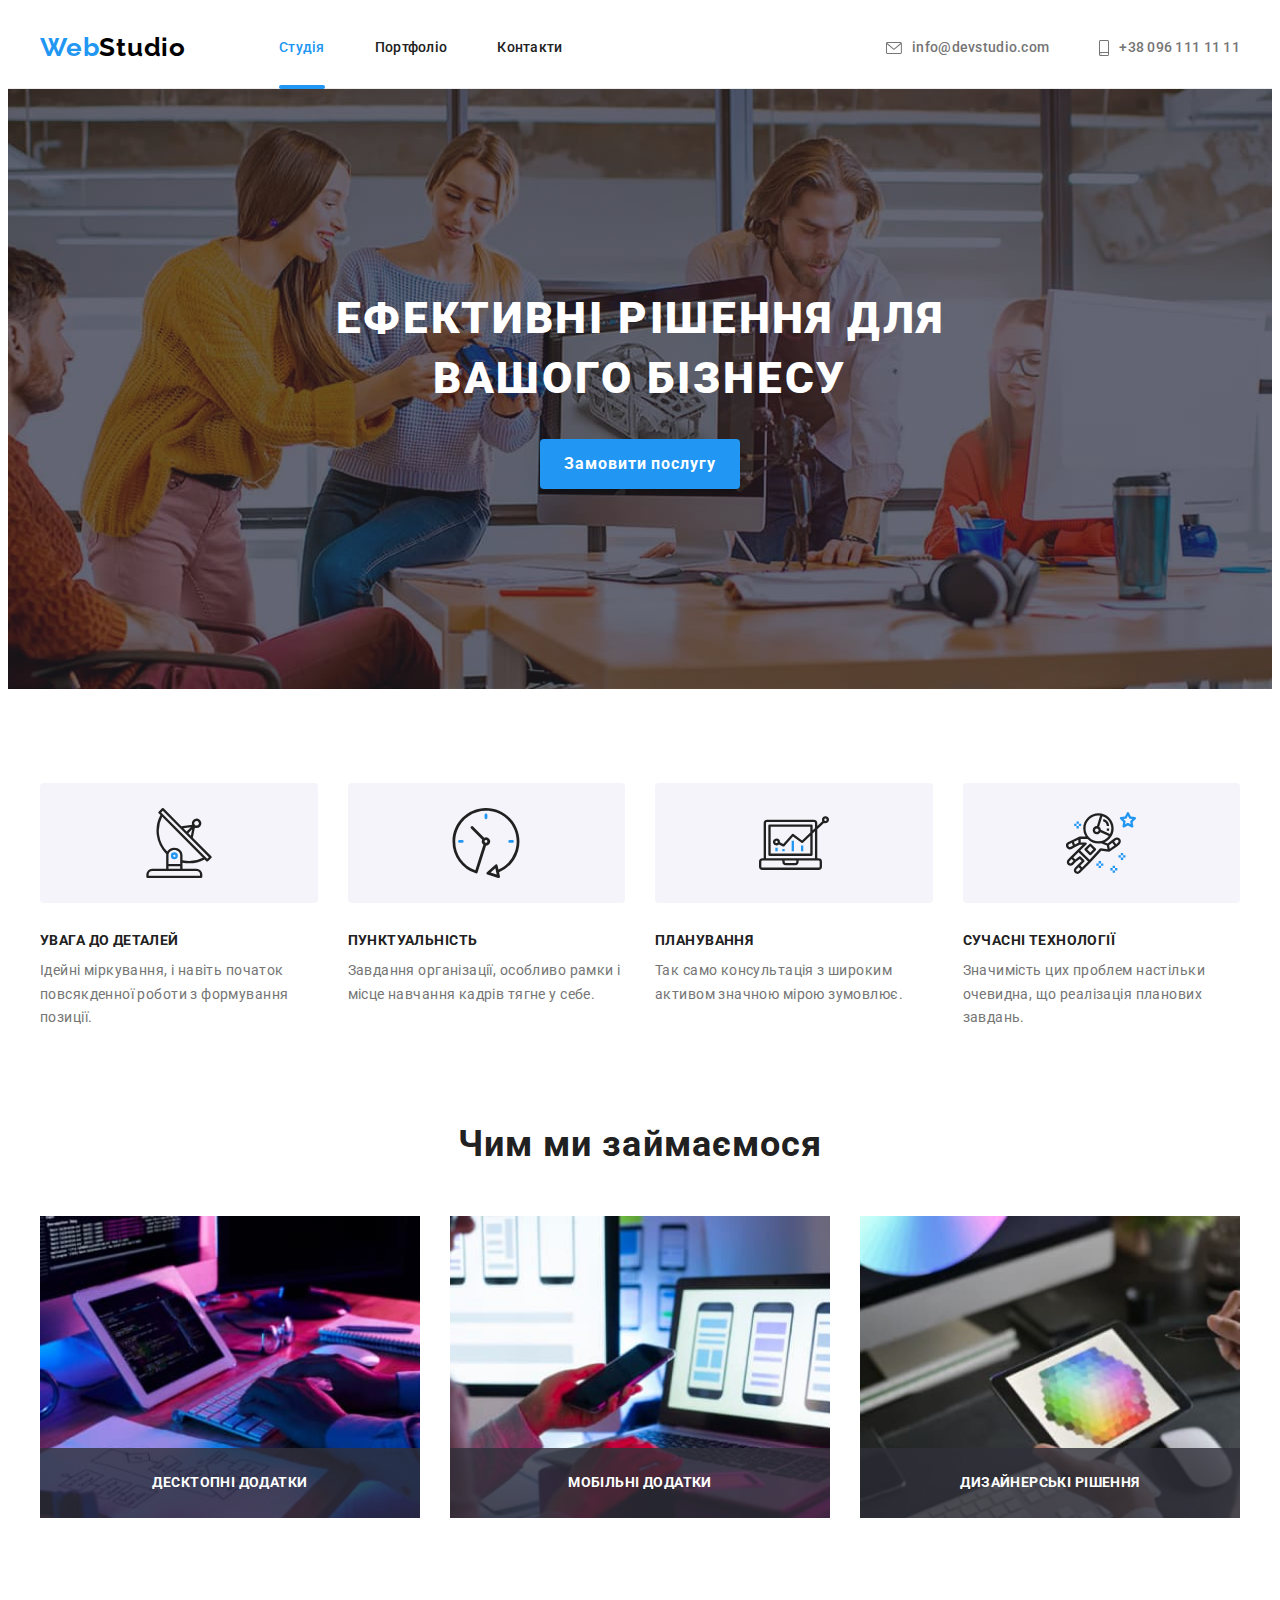
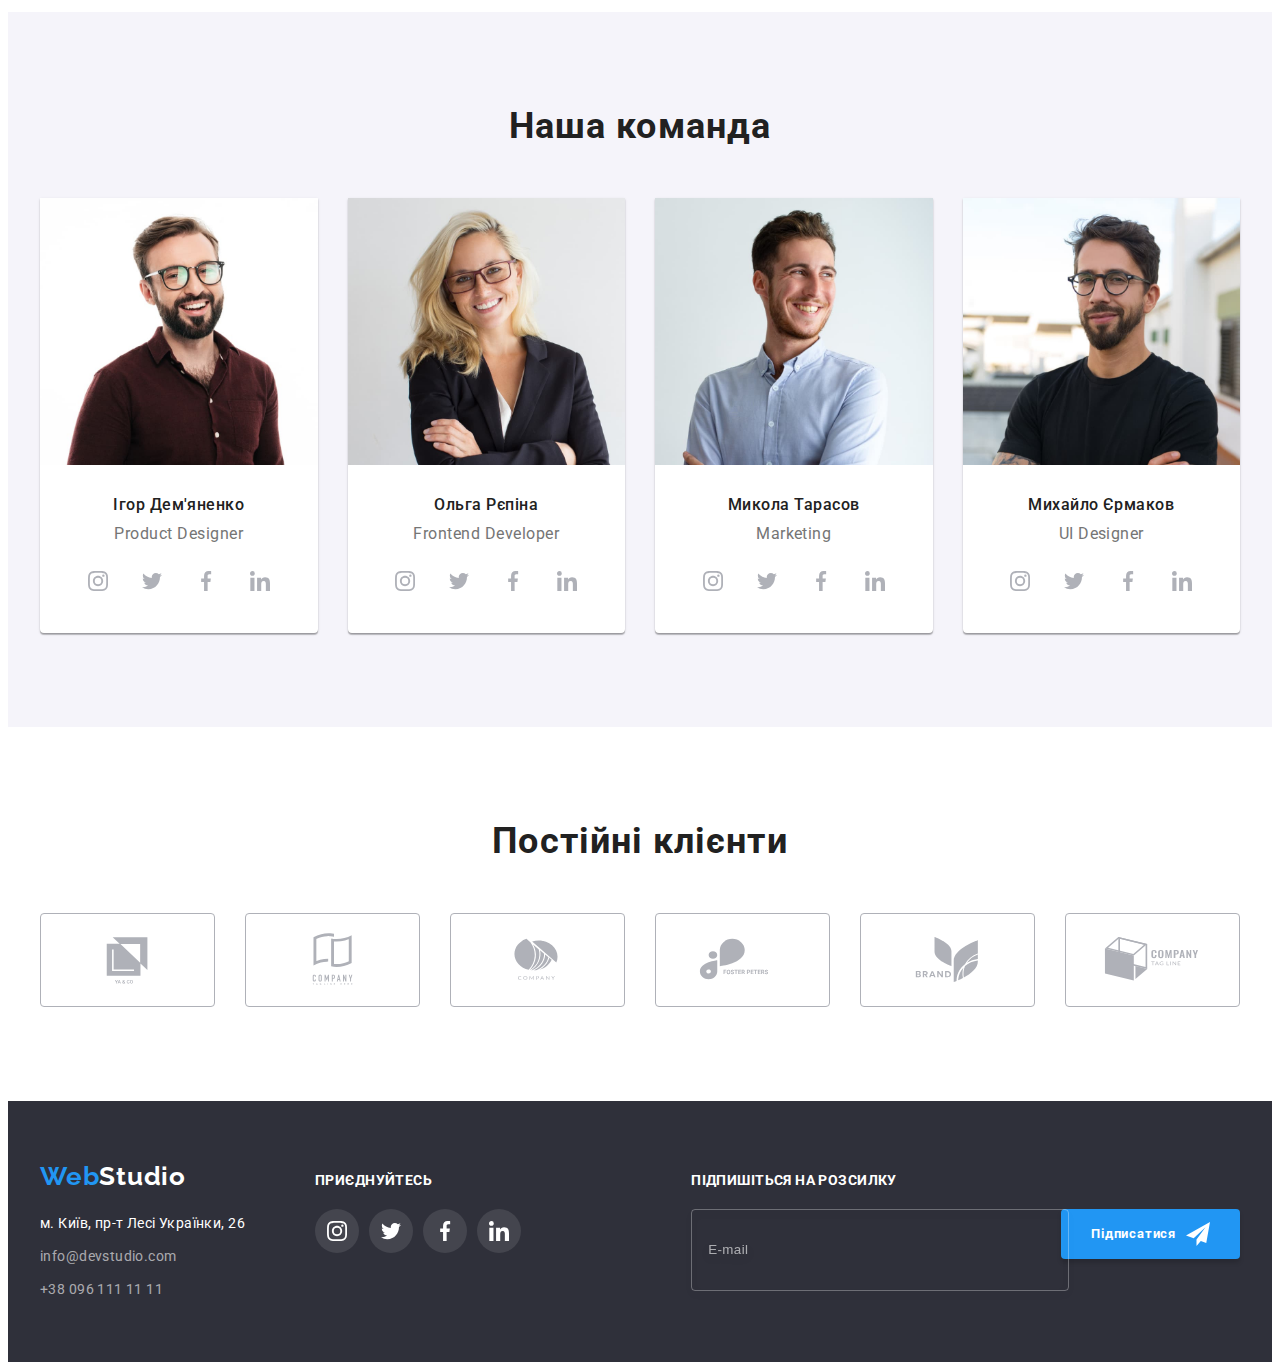
<file: index.html>
<!DOCTYPE html>
<html lang="uk">
  <head>
    <meta charset="UTF-8" />
    <meta http-equiv="X-UA-Compatible" content="IE=edge" />
    <meta name="viewport" content="width=device-width, initial-scale=1.0" />
    <title>Студія</title>
    <link rel="preconnect" href="https://fonts.googleapis.com" />
    <link rel="preconnect" href="https://fonts.gstatic.com" crossorigin />
    <link
      href="https://fonts.googleapis.com/css2?family=Raleway:wght@700&family=Roboto:wght@400;500;700;900&display=swap"
      rel="stylesheet"
    />
    <link
      rel="stylesheet"
      href="https://cdnjs.cloudflare.com/ajax/libs/modern-normalize/1.1.0/modern-normalize.min.css"
      integrity="sha512-wpPYUAdjBVSE4KJnH1VR1HeZfpl1ub8YT/NKx4PuQ5NmX2tKuGu6U/JRp5y+Y8XG2tV+wKQpNHVUX03MfMFn9Q=="
      crossorigin="anonymous"
      referrerpolicy="no-referrer"
    />
    <link rel="stylesheet" href="./css/main.min.css" />
  </head>
  <body>
    <header class="header">
      <div class="header__container container">
        <a href="./index.html" lang="en" class="logo logo--top"
          >Web<span class="logo--dark">Studio</span></a
        >
        <nav class="navigation">
          <ul class="navigation__list list">
            <li class="navigation__item">
              <a
                href="./index.html"
                class="navigation__link navigation__link--active"
                >Студія</a
              >
            </li>
            <li class="navigation__item">
              <a href="./portfolio.html" class="navigation__link">Портфоліо</a>
            </li>
            <li class="navigation__item">
              <a href="#contacts" class="navigation__link">Контакти</a>
            </li>
          </ul>
        </nav>
        <ul class="connects list">
          <li class="connects__item">
            <a href="mailto:info@devstudio.com" class="connects__link connects__link--mail">
              <svg class="connects__icon--mail">
                <use href="./images/icons.svg#icon-mail"></use>
              </svg>
              <p>info@devstudio.com</p></a
            >
          </li>
          <li class="connects__item">
            <a href="tel:+380961111111" class="connects__link connects__link--tel">
              <svg class="connects__icon--tel">
                <use href="./images/icons.svg#icon-smartphone"></use>
              </svg>
              <p>+38 096 111 11 11</p>
            </a>
          </li>
        </ul>
        <button type="button" class="menu__btn" data-menu-open>
          <svg id="menu" width="24" height="16">
            <use href="./images/icons.svg#icon-menu"></use>
          </svg>
        </button>
        <div class="menu is-hidden" data-menu>
          <div class="menu__container">
            <div class="menu--top">
              <button type="button" class="menu__btn--close" data-menu-close>
                <svg class="menu__icon--close">
                  <use href="./images/icons.svg#icon-close"></use>
                </svg>
              </button>
              <nav class="menu__nav">
                <ul class="menu__list list">
                  <li class="menu__item">
                    <a href="./index.html" class="menu__link menu__link--active"
                      >Студія</a
                    >
                  </li>
                  <li class="menu__item">
                    <a href="./portfolio.html" class="menu__link">Портфоліо</a>
                  </li>
                  <li class="menu__item">
                    <a href="#" class="menu__link">Контакти</a>
                  </li>
                </ul>
              </nav>
            </div>

            <div class="menu--bottom">
              <div class="menu__connect">
                <ul class="menu__connects list">
                  <li class="menu__tel">
                    <a href="tel:+380961111111" class="menu__link--tel">
                      <p>+38 096 111 11 11</p>
                    </a>
                  </li>
                  <li class="menu__mail">
                    <a
                      href="mailto:info@devstudio.com"
                      class="menu__link--mail"
                    >
                      <p>info@devstudio.com</p></a
                    >
                  </li>
                </ul>
              </div>
              <ul class="menu__list--soc list">
                <li class="menu__item--soc">
                  <a
                    href=""
                    class="menu__link--soc link"
                    target="_blank"
                    rel="noopener noreferrer nofollow"
                    >Instagram</a
                  >
                </li>
                <li class="menu__item--soc">
                  <a
                    href=""
                    class="menu__link--soc link"
                    target="_blank"
                    rel="noopener noreferrer nofollow"
                    >Twitter</a
                  >
                </li>
                <li class="menu__item--soc">
                  <a
                    href=""
                    class="menu__link--soc link"
                    target="_blank"
                    rel="noopener noreferrer nofollow"
                    >Facebook</a
                  >
                </li>
                <li class="menu__item--soc">
                  <a
                    href=""
                    class="menu__link--soc link"
                    target="_blank"
                    rel="noopener noreferrer nofollow"
                    >LinkedIn</a
                  >
                </li>
              </ul>
            </div>
          </div>
        </div>
      </div>
    </header>
    <main>
      <!-- Замовити послугу -->
      <section class="hero">
        <div class="container hero-container">
          <h1 class="hero__title">Ефективні рішення для  <br> вашого бізнесу</h1>
          <button type="button" class="hero__btn" data-modal-open>
            Замовити послугу
          </button>
        </div>
      </section>
      <!-- Особливості -->
      <section class="benefits section">
        <div class="container">
          <h2 class="visually-hidden">Особливості</h2>
          <ul class="benefits-list list">
            <li class="benefits-item">
              <div class="benefits-item-icon-block">
                <svg class="benefits-item-icon">
                  <use href="./images/icons.svg#icon-antenna"></use>
                </svg>
              </div>
              <h3 class="benefits-list-title">Увага до деталей</h3>
              <p class="benefits-list-text">
                Ідейні міркування, і навіть початок повсякденної роботи з
                формування позиції.
              </p>
            </li>
            <li class="benefits-item">
              <div class="benefits-item-icon-block">
                <svg class="benefits-item-icon">
                  <use href="./images/icons.svg#icon-clock"></use>
                </svg>
              </div>
              <h3 class="benefits-list-title">Пунктуальність</h3>
              <p class="benefits-list-text">
                Завдання організації, особливо рамки і місце навчання кадрів
                тягне у себе.
              </p>
            </li>
            <li class="benefits-item">
              <div class="benefits-item-icon-block">
                <svg class="benefits-item-icon">
                  <use href="./images/icons.svg#icon-diagram"></use>
                </svg>
              </div>
              <h3 class="benefits-list-title">Планування</h3>
              <p class="benefits-list-text">
                Так само консультація з широким активом значною мірою зумовлює.
              </p>
            </li>
            <li class="benefits-item">
              <div class="benefits-item-icon-block">
                <svg class="benefits-item-icon">
                  <use href="./images/icons.svg#icon-astronaut"></use>
                </svg>
              </div>
              <h3 class="benefits-list-title">Сучасні технології</h3>
              <p class="benefits-list-text">
                Значимість цих проблем настільки очевидна, що реалізація
                планових завдань.
              </p>
            </li>
          </ul>
        </div>
      </section>
      <!-- Чим ми займаємося -->
      <section class="procedures section">
        <div class="container">
          <h2 class="procedures-title">Чим ми займаємося</h2>
          <ul class="procedures-list list">
            <li class="procedures-item">
              <picture>
                <source
                  srcset="./images/box-1.jpg 1x, ./images/box-1-2x.jpg 2x"
                  media="(min-width:1200px)"
                />
                <img
                  src="./images/box-1.jpg"
                  alt="Чоловік програмує за комп'ютером"
                  width="370"
                  class="procedures-item-pics"
                />
              </picture>
              <div class="procedures-item-overlay">
                <p class="procedures-item-text">Десктопні додатки</p>
              </div>
            </li>
            <li class="procedures-item">
              <picture>
                <source
                  srcset="./images/box-2.jpg 1x, ./images/box-2-2x.jpg 2x"
                  media="(min-width:1200px)"
                />
                <img
                  src="./images/box-2.jpg"
                  alt="Дівчина розробляє макет дизайну мобільного додатку"
                  width="370"
                  class="procedures-item-pics"
                />
              </picture>
              <div class="procedures-item-overlay">
                <p class="procedures-item-text">Мобільні додатки</p>
              </div>
            </li>
            <li class="procedures-item">
              <picture>
                <source
                  srcset="./images/box-3.jpg 1x, ./images/box-3-2x.jpg 2x"
                  media="(min-width:1200px)"
                />
                <img
                  src="./images/box-3.jpg"
                  alt="Чоловік дивиться в палітру кольорів на планшеті"
                  width="370"
                  class="procedures-item-pics"
                />
              </picture>
              <div class="procedures-item-overlay">
                <p class="procedures-item-text">Дизайнерські рішення</p>
              </div>
            </li>
          </ul>
        </div>
      </section>
      <!-- Наша команда -->
      <section class="team section">
        <div class="container">
          <h2 class="team-title">Наша команда</h2>
          <ul class="team-list list">
            <li class="team-list-item">
              <picture>
                <source
                  srcset="./images/pd.jpg 1x, ./images/pd-2x.jpg 2x"
                  media="(min-width:1200px)"
                />
                <source
                  srcset="./images/pd-tab.jpg 1x, ./images/pd-tab-2x.jpg 2x"
                  media="(min-width:768px)"
                />
                <source
                  srcset="./images/pd-mob.jpg 1x, ./images/pd-mob-2x.jpg 2x"
                  media="(max-width:767px)"
                />
                <img
                  src="./images/pd-mob.jpg"
                  alt="Ігор Дем'яненко"
                  width="270"
                />
              </picture>

              <div class="team-worker">
                <h3 class="team-list-name">Ігор Дем'яненко</h3>
                <p lang="en" class="team-list-work">Product Designer</p>
                <ul class="team-list-soc list">
                  <li class="team-list-soc-item">
                    <a href="" class="team-list-soc-link link">
                      <svg class="soc-link-icon">
                        <use href="./images/icons.svg#icon-instagram"></use>
                      </svg>
                    </a>
                  </li>
                  <li class="team-list-soc-item">
                    <a href="" class="team-list-soc-link link">
                      <svg class="soc-link-icon">
                        <use href="./images/icons.svg#icon-twitter"></use>
                      </svg>
                    </a>
                  </li>
                  <li class="team-list-soc-item">
                    <a href="" class="team-list-soc-link link">
                      <svg class="soc-link-icon">
                        <use href="./images/icons.svg#icon-facebook"></use>
                      </svg>
                    </a>
                  </li>
                  <li class="team-list-soc-item">
                    <a href="" class="team-list-soc-link link">
                      <svg class="soc-link-icon">
                        <use href="./images/icons.svg#icon-linkedin"></use>
                      </svg>
                    </a>
                  </li>
                </ul>
              </div>
            </li>
            <li class="team-list-item">
              <picture>
                <source
                  srcset="./images/fd.jpg 1x, ./images/fd-2x.jpg 2x"
                  media="(min-width:1200px)"
                />
                <source
                  srcset="./images/fd-tab.jpg 1x, ./images/fd-tab-2x.jpg 2x"
                  media="(min-width:768px)"
                />
                <source
                  srcset="./images/fd-mob.jpg 1x, ./images/fd-mob-2x.jpg 2x"
                  media="(max-width:767px)"
                />
                <img src="./images/fd-mob.jpg" alt="Ольга Рєпіна" width="270" />
              </picture>

              <div class="team-worker">
                <h3 class="team-list-name">Ольга Рєпіна</h3>
                <p lang="en" class="team-list-work">Frontend Developer</p>
                <ul class="team-list-soc list">
                  <li class="team-list-soc-item">
                    <a href="" class="team-list-soc-link link">
                      <svg class="soc-link-icon">
                        <use href="./images/icons.svg#icon-instagram"></use>
                      </svg>
                    </a>
                  </li>
                  <li class="team-list-soc-item">
                    <a href="" class="team-list-soc-link link">
                      <svg class="soc-link-icon">
                        <use href="./images/icons.svg#icon-twitter"></use>
                      </svg>
                    </a>
                  </li>
                  <li class="team-list-soc-item">
                    <a href="" class="team-list-soc-link link">
                      <svg class="soc-link-icon">
                        <use href="./images/icons.svg#icon-facebook"></use>
                      </svg>
                    </a>
                  </li>
                  <li class="team-list-soc-item">
                    <a href="" class="team-list-soc-link link">
                      <svg class="soc-link-icon">
                        <use href="./images/icons.svg#icon-linkedin"></use>
                      </svg>
                    </a>
                  </li>
                </ul>
              </div>
            </li>
            <li class="team-list-item">
              <picture>
                <source
                  srcset="
                    ./images/marketing.jpg    1x,
                    ./images/marketing-2x.jpg 2x
                  "
                  media="(min-width:1200px)"
                />
                <source
                  srcset="
                    ./images/marketing-tab.jpg    1x,
                    ./images/marketing-tab-2x.jpg 2x
                  "
                  media="(min-width:768px)"
                />
                <source
                  srcset="
                    ./images/marketing-mob.jpg    1x,
                    ./images/marketing-mob-2x.jpg 2x
                  "
                  media="(max-width:767px)"
                />
                <img
                  src="./images/marketing-mob.jpg"
                  alt="Микола Тарасов"
                  width="270"
                />
              </picture>

              <div class="team-worker">
                <h3 class="team-list-name">Микола Тарасов</h3>
                <p lang="en" class="team-list-work">Marketing</p>
                <ul class="team-list-soc list">
                  <li class="team-list-soc-item">
                    <a href="" class="team-list-soc-link link">
                      <svg class="soc-link-icon">
                        <use href="./images/icons.svg#icon-instagram"></use>
                      </svg>
                    </a>
                  </li>
                  <li class="team-list-soc-item">
                    <a href="" class="team-list-soc-link link">
                      <svg class="soc-link-icon">
                        <use href="./images/icons.svg#icon-twitter"></use>
                      </svg>
                    </a>
                  </li>
                  <li class="team-list-soc-item">
                    <a href="" class="team-list-soc-link link">
                      <svg class="soc-link-icon">
                        <use href="./images/icons.svg#icon-facebook"></use>
                      </svg>
                    </a>
                  </li>
                  <li class="team-list-soc-item">
                    <a href="" class="team-list-soc-link link">
                      <svg class="soc-link-icon">
                        <use href="./images/icons.svg#icon-linkedin"></use>
                      </svg>
                    </a>
                  </li>
                </ul>
              </div>
            </li>
            <li class="team-list-item">
              <picture>
                <source
                  srcset="
                    ./images/ui.jpg    1x,
                    ./images/ui-2x.jpg 2x
                  "
                  media="(min-width:1200px)"
                />
                <source
                  srcset="
                    ./images/ui-tab.jpg    1x,
                    ./images/ui-tab-2x.jpg 2x
                  "
                  media="(min-width:768px)"
                />
                <source
                  srcset="
                    ./images/ui-mob.jpg    1x,
                    ./images/ui-mob-2x.jpg 2x
                  "
                  media="(max-width:767px)"
                />
                <img src="./images/ui-mob.jpg" alt="Михайло Єрмаков" width="270" />
              </picture>
              
              <div class="team-worker">
                <h3 class="team-list-name">Михайло Єрмаков</h3>
                <p lang="en" class="team-list-work">UI Designer</p>
                <ul class="team-list-soc list">
                  <li class="team-list-soc-item">
                    <a href="" class="team-list-soc-link link">
                      <svg class="soc-link-icon">
                        <use href="./images/icons.svg#icon-instagram"></use>
                      </svg>
                    </a>
                  </li>
                  <li class="team-list-soc-item">
                    <a href="" class="team-list-soc-link link">
                      <svg class="soc-link-icon">
                        <use href="./images/icons.svg#icon-twitter"></use>
                      </svg>
                    </a>
                  </li>
                  <li class="team-list-soc-item">
                    <a href="" class="team-list-soc-link link">
                      <svg class="soc-link-icon">
                        <use href="./images/icons.svg#icon-facebook"></use>
                      </svg>
                    </a>
                  </li>
                  <li class="team-list-soc-item">
                    <a href="" class="team-list-soc-link link">
                      <svg class="soc-link-icon">
                        <use href="./images/icons.svg#icon-linkedin"></use>
                      </svg>
                    </a>
                  </li>
                </ul>
              </div>
            </li>
          </ul>
        </div>
      </section>
      <!-- Постійні клієнти -->
      <section class="clients section">
        <div class="container">
          <h2 class="clients-title">Постійні клієнти</h2>
          <ul class="clients-list list">
            <li class="clients-item">
              <a href="" class="clients-item-link link">
                <svg class="clients-logo">
                  <use href="./images/icons.svg#icon-ya-co"></use>
                </svg>
              </a>
            </li>
            <li class="clients-item">
              <a href="" class="clients-item-link link">
                <svg class="clients-logo">
                  <use href="./images/icons.svg#icon-tagline"></use>
                </svg>
              </a>
            </li>
            <li class="clients-item">
              <a href="" class="clients-item-link link">
                <svg class="clients-logo">
                  <use href="./images/icons.svg#icon-company"></use>
                </svg>
              </a>
            </li>
            <li class="clients-item">
              <a href="" class="clients-item-link link">
                <svg class="clients-logo">
                  <use href="./images/icons.svg#icon-foster"></use>
                </svg>
              </a>
            </li>
            <li class="clients-item">
              <a href="" class="clients-item-link link">
                <svg class="clients-logo">
                  <use href="./images/icons.svg#icon-brand"></use>
                </svg>
              </a>
            </li>
            <li class="clients-item">
              <a href="" class="clients-item-link link">
                <svg class="clients-logo">
                  <use href="./images/icons.svg#icon-company-tag-line"></use>
                </svg>
              </a>
            </li>
          </ul>
        </div>
      </section>
    </main>
    <footer class="footer">
      <div class="footer__container container">
        <div class="footer__wrap">
          <div class="contacts" id="contacts">
            <a href="./index.html" lang="en" class="logo logo--bottom"
              >Web<span class="logo--light">Studio</span></a
            >
            <address class="address">
              <p class="address__text">м. Київ, пр-т Лесі Українки, 26</p>
              <ul class="contacts__list list">
                <li class="contacts__item">
                  <a href="mailto:info@devstudio.com" class="contacts__link"
                    >info@devstudio.com</a
                  >
                </li>
                <li class="contacts__item">
                  <a href="tel:+380961111111" class="contacts__link"
                    >+38 096 111 11 11</a
                  >
                </li>
              </ul>
            </address>
          </div>
          <div class="social">
            <strong class="social__title">Приєднуйтесь</strong>
            <ul class="social__list list">
              <li class="social__item">
                <a href="" class="social__link link">
                  <svg class="social__icon">
                    <use href="./images/icons.svg#icon-instagram"></use>
                  </svg>
                </a>
              </li>
              <li class="social__item">
                <a href="" class="social__link link">
                  <svg class="social__icon">
                    <use href="./images/icons.svg#icon-twitter"></use>
                  </svg>
                </a>
              </li>
              <li class="social__item">
                <a href="" class="social__link link">
                  <svg class="social__icon">
                    <use href="./images/icons.svg#icon-facebook"></use>
                  </svg>
                </a>
              </li>
              <li class="social__item">
                <a href="" class="social__link link">
                  <svg class="social__icon">
                    <use href="./images/icons.svg#icon-linkedin"></use>
                  </svg>
                </a>
              </li>
            </ul>
          </div>
        </div>
        <div class="subscription">
          <strong class="subscription__title">Підпишіться на розсилку</strong>
          <form class="subscription__form">
            <label class="subscription__label">
              <input
                type="email"
                name="email"
                class="subscription__input"
                placeholder="E-mail"
              />
            </label>
            <button type="submit" class="subscription__btn">
              Підписатися
              <svg id="plane" width="24" height="24">
                <use href="./images/icons.svg#icon-plane"></use>
              </svg>
            </button>
          </form>
        </div>
      </div>
    </footer>
    <!-- Модальне вікно -->
    <div class="backdrop is-hidden" data-modal>
      <div class="modal-window">
        <button type="button" class="modal-window-close" data-modal-close>
          <svg class="icon-close">
            <use href="./images/icons.svg#icon-close"></use>
          </svg>
        </button>
        <p class="modal-text">Залиште свої дані, ми вам передзвонимо</p>
        <form class="modal-form">
          <div class="modal-form-wrap">
            <label class="modal-label">
              Ім'я
              <input type="text" name="name" class="modal-input" />
              <svg class="icon-person icon-modal">
                <use href="./images/icons.svg#icon-person"></use>
              </svg>
            </label>
          </div>
          <div class="modal-form-wrap">
            <label class="modal-label">
              Телефон
              <input type="tel" name="tel" class="modal-input" />
              <svg class="icon-person icon-modal">
                <use href="./images/icons.svg#icon-phone"></use>
              </svg>
            </label>
          </div>
          <div class="modal-form-wrap">
            <label class="modal-label">
              Пошта
              <input type="email" name="email" class="modal-input" />
              <svg class="icon-person icon-modal">
                <use href="./images/icons.svg#icon-modal-mail"></use>
              </svg>
            </label>
          </div>
          <div class="modal-form-wrap">
            <label class="modal-label">
              Коментар
              <textarea
                name="comment"
                cols="30"
                rows="10"
                placeholder="Введіть текст"
                class="modal-comment"
              ></textarea>
            </label>
          </div>
          <div class="modal-form-wrap confirm-wrap">
            <label class="modal-label confirm-label">
              <input
                type="checkbox"
                name="modal-confirm"
                value="agree"
                class="input-confirm visually-hidden"
              />
              <svg class="icon-no-active-checkbox">
                <use href="./images/icons.svg#icon-no-active-checkbox"></use>
              </svg>
              <svg class="icon-check">
                <use href="./images/icons.svg#icon-check"></use>
              </svg>
              Погоджуюся з розсилкою та приймаю
            </label>
            <a href="#" class="link-confirm">Умови договору</a>
          </div>
          <button type="submit" class="btn-modal">Відправити</button>
        </form>
      </div>
    </div>
    <script src="./js/modal.js"></script>
    <script src="./js/menu.js"></script>
  </body>
</html>
</file>
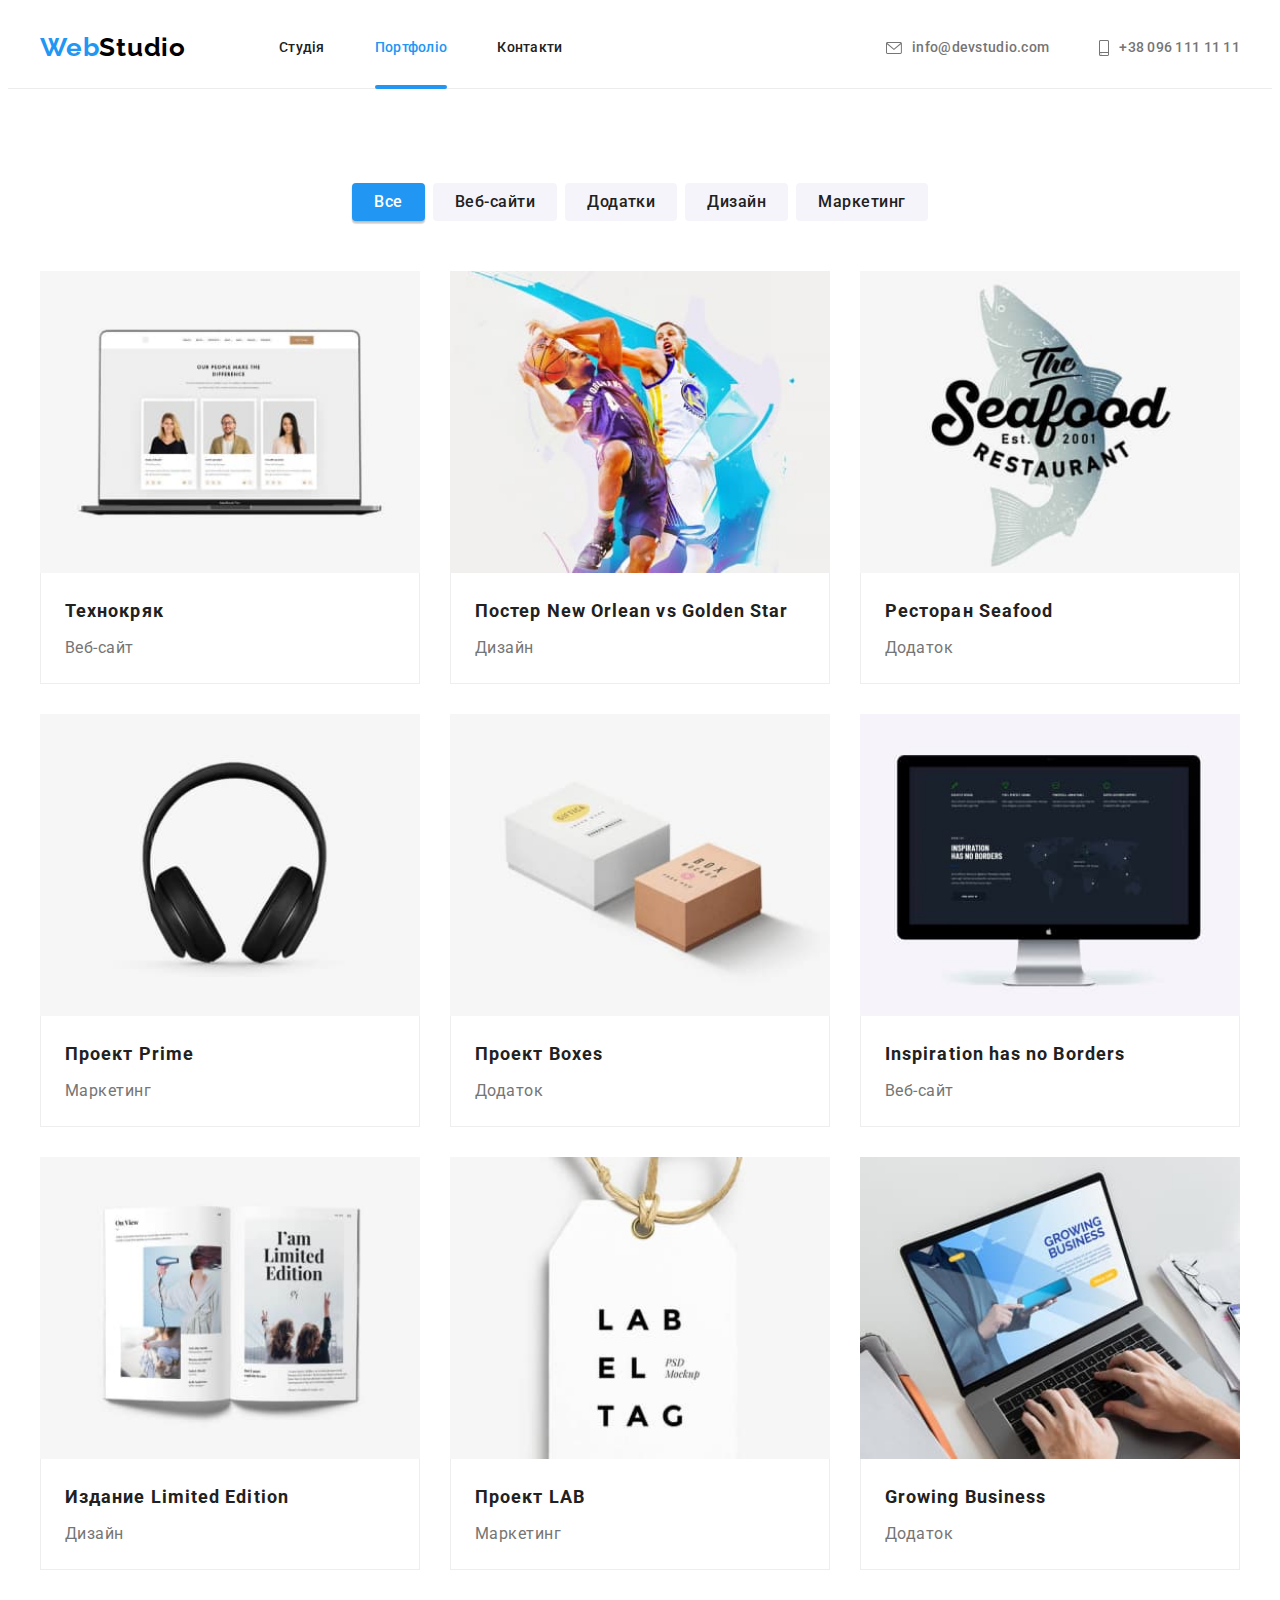
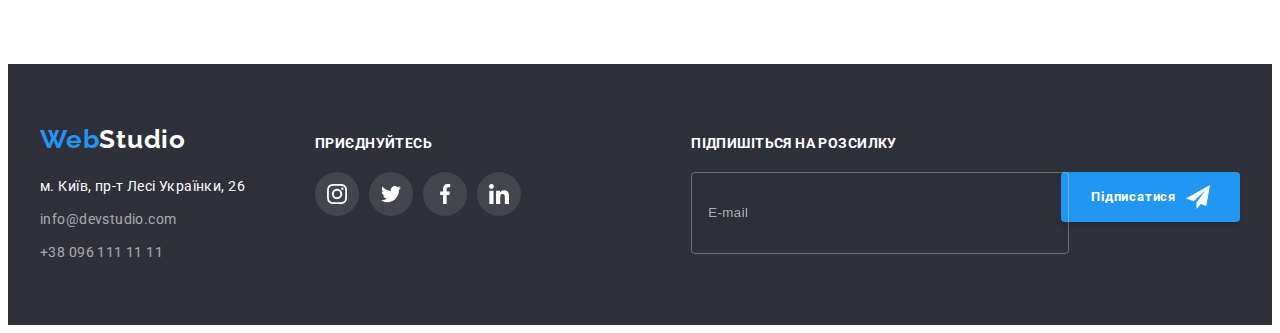
<file: portfolio.html>
<!DOCTYPE html>
<html lang="uk">
  <head>
    <meta charset="UTF-8" />
    <meta http-equiv="X-UA-Compatible" content="IE=edge" />
    <meta name="viewport" content="width=device-width, initial-scale=1.0" />
    <title>Портфоліо</title>
    <link rel="preconnect" href="https://fonts.googleapis.com" />
    <link rel="preconnect" href="https://fonts.gstatic.com" crossorigin />
    <link
      href="https://fonts.googleapis.com/css2?family=Raleway:wght@700&family=Roboto:wght@400;500;700;900&display=swap"
      rel="stylesheet"
    />
    <link
      rel="stylesheet"
      href="https://cdnjs.cloudflare.com/ajax/libs/modern-normalize/1.1.0/modern-normalize.min.css"
      integrity="sha512-wpPYUAdjBVSE4KJnH1VR1HeZfpl1ub8YT/NKx4PuQ5NmX2tKuGu6U/JRp5y+Y8XG2tV+wKQpNHVUX03MfMFn9Q=="
      crossorigin="anonymous"
      referrerpolicy="no-referrer"
    />
    <link rel="stylesheet" href="./css/main.min.css" />
  </head>
  <body>
    <header class="header">
      <div class="header__container container">
        <a href="./index.html" lang="en" class="logo logo--top"
          >Web<span class="logo--dark">Studio</span></a
        >
        <nav class="navigation">
          <ul class="navigation__list list">
            <li class="navigation__item">
              <a href="./index.html" class="navigation__link">Студія</a>
            </li>
            <li class="navigation__item">
              <a
                href="./portfolio.html"
                class="navigation__link navigation__link--active"
                >Портфоліо</a
              >
            </li>
            <li class="navigation__item">
              <a href="#contacts" class="navigation__link">Контакти</a>
            </li>
          </ul>
        </nav>
        <ul class="connects list">
          <li class="connects__item">
            <a href="mailto:info@devstudio.com" class="connects__link">
              <svg class="connects__icon--mail">
                <use href="./images/icons.svg#icon-mail"></use>
              </svg>
              <p>info@devstudio.com</p></a
            >
          </li>
          <li class="connects__item">
            <a href="tel:+380961111111" class="connects__link">
              <svg class="connects__icon--tel">
                <use href="./images/icons.svg#icon-smartphone"></use>
              </svg>
              <p>+38 096 111 11 11</p>
            </a>
          </li>
        </ul>
        <button type="button" class="menu__btn" data-menu-open>
          <svg id="menu" width="24" height="16">
            <use href="./images/icons.svg#icon-menu"></use>
          </svg>
        </button>
        <div class="menu is-hidden" data-menu>
          <div class="menu__container">
            <div class="menu--top">
              <button type="button" class="menu__btn--close" data-menu-close>
                <svg class="menu__icon--close">
                  <use href="./images/icons.svg#icon-close"></use>
                </svg>
              </button>
              <nav class="menu__nav">
                <ul class="menu__list list">
                  <li class="menu__item">
                    <a href="./index.html" class="menu__link">Студія</a>
                  </li>
                  <li class="menu__item">
                    <a
                      href="./portfolio.html"
                      class="menu__link menu__link--active"
                      >Портфоліо</a
                    >
                  </li>
                  <li class="menu__item">
                    <a href="#" class="menu__link">Контакти</a>
                  </li>
                </ul>
              </nav>
            </div>

            <div class="menu--bottom">
              <div class="menu__connect">
                <ul class="menu__connects list">
                  <li class="menu__tel">
                    <a href="tel:+380961111111" class="menu__link--tel">
                      <p>+38 096 111 11 11</p>
                    </a>
                  </li>
                  <li class="menu__mail">
                    <a
                      href="mailto:info@devstudio.com"
                      class="menu__link--mail"
                    >
                      <p>info@devstudio.com</p></a
                    >
                  </li>
                </ul>
              </div>
              <ul class="menu__list--soc list">
                <li class="menu__item--soc">
                  <a
                    href=""
                    class="menu__link--soc link"
                    target="_blank"
                    rel="noopener noreferrer nofollow"
                    >Instagram</a
                  >
                </li>
                <li class="menu__item--soc">
                  <a
                    href=""
                    class="menu__link--soc link"
                    target="_blank"
                    rel="noopener noreferrer nofollow"
                    >Twitter</a
                  >
                </li>
                <li class="menu__item--soc">
                  <a
                    href=""
                    class="menu__link--soc link"
                    target="_blank"
                    rel="noopener noreferrer nofollow"
                    >Facebook</a
                  >
                </li>
                <li class="menu__item--soc">
                  <a
                    href=""
                    class="menu__link--soc link"
                    target="_blank"
                    rel="noopener noreferrer nofollow"
                    >LinkedIn</a
                  >
                </li>
              </ul>
            </div>
          </div>
        </div>
      </div>
    </header>
    <main>
      <!-- Портфолио -->
      <section class="portfolio section">
        <div class="container">
          <h1 class="visually-hidden">Портфоліо</h1>
          <ul class="portfolio-list list">
            <li class="portfolio-item">
              <button type="button" class="portfolio-list-btn active-btn">
                Все
              </button>
            </li>
            <li class="portfolio-item">
              <button type="button" class="portfolio-list-btn">
                Веб-сайти
              </button>
            </li>
            <li class="portfolio-item">
              <button type="button" class="portfolio-list-btn">Додатки</button>
            </li>
            <li class="portfolio-item">
              <button type="button" class="portfolio-list-btn">Дизайн</button>
            </li>
            <li class="portfolio-item">
              <button type="button" class="portfolio-list-btn">
                Маркетинг
              </button>
            </li>
          </ul>
          <ul class="portfolio-list-works list">
            <li class="portfolio-works-item">
              <a href="" class="portfolio-list-link link">
                <div class="portfolio-list-wrap">
                  <picture>
                    <source
                      srcset="
                        ./images/technokryak.jpg    1x,
                        ./images/technokryak-2x.jpg 2x
                      "
                      media="(min-width:1200px)"
                    />
                    <source
                      srcset="
                        ./images/technokryak-tab.jpg    1x,
                        ./images/technokryak-tab-2x.jpg 2x
                      "
                      media="(min-width:768px)"
                    />
                    <source
                      srcset="
                        ./images/technokryak-mob.jpg    1x,
                        ./images/technokryak-mob-2x.jpg 2x
                      "
                      media="(max-width:767px)"
                    />
                    <img
                      src="./images/technokryak-mob.jpg"
                      alt="Веб-сайт Технокряк"
                      width="370"
                      height="294"
                    />
                  </picture>
                  <p class="portfolio-overlay-text">
                    Ресурс пропонує комплексні пропозиції з різним рівнем
                    функціоналу та сервісів. Все це дозволить відвідувачу
                    отримати вичерпні відомості про компанію чи приватну особу.
                  </p>
                </div>
                <div class="portfolio-list-name">
                  <h2 class="portfolio-list-works-title">Технокряк</h2>
                  <p class="portfolio-list-works-kind">Веб-сайт</p>
                </div>
              </a>
            </li>
            <li class="portfolio-works-item">
              <a href="" class="portfolio-list-link link">
                <div class="portfolio-list-wrap">
                  <picture>
                    <source
                      srcset="
                        ./images/new-orlean.jpg    1x,
                        ./images/new-orlean-2x.jpg 2x
                      "
                      media="(min-width:1200px)"
                    />
                    <source
                      srcset="
                        ./images/new-orlean-tab.jpg    1x,
                        ./images/new-orlean-tab-2x.jpg 2x
                      "
                      media="(min-width:768px)"
                    />
                    <source
                      srcset="
                        ./images/new-orlean-mob.jpg    1x,
                        ./images/new-orlean-mob-2x.jpg 2x
                      "
                      media="(max-width:767px)"
                    />
                    <img
                      src="./images/new-orlean-mob.jpg"
                      alt="Постер New Orlean vs Golden Star"
                      width="370"
                      height="294"
                    />
                  </picture>

                  <p class="portfolio-overlay-text">
                    Ресурс пропонує комплексні пропозиції з різним рівнем
                    функціоналу та сервісів. Все це дозволить відвідувачу
                    отримати вичерпні відомості про компанію чи приватну особу.
                  </p>
                </div>
                <div class="portfolio-list-name">
                  <h2 class="portfolio-list-works-title">
                    Постер <span lang="en">New Orlean vs Golden Star</span>
                  </h2>
                  <p class="portfolio-list-works-kind">Дизайн</p>
                </div></a
              >
            </li>
            <li class="portfolio-works-item">
              <a href="" class="portfolio-list-link link">
                <div class="portfolio-list-wrap">
                  <picture>
                    <source
                      srcset="
                        ./images/seafood.jpg    1x,
                        ./images/seafood-2x.jpg 2x
                      "
                      media="(min-width:1200px)"
                    />
                    <source
                      srcset="
                        ./images/seafood-tab.jpg    1x,
                        ./images/seafood-tab-2x.jpg 2x
                      "
                      media="(min-width:768px)"
                    />
                    <source
                      srcset="
                        ./images/seafood-mob.jpg    1x,
                        ./images/seafood-mob-2x.jpg 2x
                      "
                      media="(max-width:767px)"
                    />
                    <img
                      src="./images/seafood-mob.jpg"
                      alt="Додаток Seafood"
                      width="370"
                      height="294"
                    />
                  </picture>

                  <p class="portfolio-overlay-text">
                    Ресурс пропонує комплексні пропозиції з різним рівнем
                    функціоналу та сервісів. Все це дозволить відвідувачу
                    отримати вичерпні відомості про компанію чи приватну особу.
                  </p>
                </div>
                <div class="portfolio-list-name">
                  <h2 class="portfolio-list-works-title">
                    Ресторан <span lang="en">Seafood</span>
                  </h2>
                  <p class="portfolio-list-works-kind">Додаток</p>
                </div></a
              >
            </li>
            <li class="portfolio-works-item">
              <a href="" class="portfolio-list-link link">
                <div class="portfolio-list-wrap">
                  <picture>
                    <source
                      srcset="./images/prime.jpg 1x, ./images/prime-2x.jpg 2x"
                      media="(min-width:1200px)"
                    />
                    <source
                      srcset="
                        ./images/prime-tab.jpg    1x,
                        ./images/prime-tab-2x.jpg 2x
                      "
                      media="(min-width:768px)"
                    />
                    <source
                      srcset="
                        ./images/prime-mob.jpg    1x,
                        ./images/prime-mob-2x.jpg 2x
                      "
                      media="(max-width:767px)"
                    />
                    <img
                      src="./images/prime-mob.jpg"
                      alt="Маркетинг Prime"
                      width="370"
                      height="294"
                    />
                  </picture>

                  <p class="portfolio-overlay-text">
                    Ресурс пропонує комплексні пропозиції з різним рівнем
                    функціоналу та сервісів. Все це дозволить відвідувачу
                    отримати вичерпні відомості про компанію чи приватну особу.
                  </p>
                </div>
                <div class="portfolio-list-name">
                  <h2 class="portfolio-list-works-title">
                    Проект <span lang="en">Prime</span>
                  </h2>
                  <p class="portfolio-list-works-kind">Маркетинг</p>
                </div></a
              >
            </li>
            <li class="portfolio-works-item">
              <a href="" class="portfolio-list-link link">
                <div class="portfolio-list-wrap">
                  <picture>
                    <source
                      srcset="./images/boxes.jpg 1x, ./images/boxes-2x.jpg 2x"
                      media="(min-width:1200px)"
                    />
                    <source
                      srcset="
                        ./images/boxes-tab.jpg    1x,
                        ./images/boxes-tab-2x.jpg 2x
                      "
                      media="(min-width:768px)"
                    />
                    <source
                      srcset="
                        ./images/boxes-mob.jpg    1x,
                        ./images/boxes-mob-2x.jpg 2x
                      "
                      media="(max-width:767px)"
                    />
                    <img
                      src="./images/boxes-mob.jpg"
                      alt="Додаток Boxes"
                      width="370"
                      height="294"
                    />
                  </picture>

                  <p class="portfolio-overlay-text">
                    Ресурс пропонує комплексні пропозиції з різним рівнем
                    функціоналу та сервісів. Все це дозволить відвідувачу
                    отримати вичерпні відомості про компанію чи приватну особу.
                  </p>
                </div>
                <div class="portfolio-list-name">
                  <h2 class="portfolio-list-works-title">
                    Проект <span lang="en">Boxes</span>
                  </h2>
                  <p class="portfolio-list-works-kind">Додаток</p>
                </div></a
              >
            </li>
            <li class="portfolio-works-item">
              <a href="" class="portfolio-list-link link">
                <div class="portfolio-list-wrap">
                  <picture>
                    <source
                      srcset="
                        ./images/inspiration.jpg    1x,
                        ./images/inspiration-2x.jpg 2x
                      "
                      media="(min-width:1200px)"
                    />
                    <source
                      srcset="
                        ./images/inspiration-tab.jpg    1x,
                        ./images/inspiration-tab-2x.jpg 2x
                      "
                      media="(min-width:768px)"
                    />
                    <source
                      srcset="
                        ./images/inspiration-mob.jpg    1x,
                        ./images/inspiration-mob-2x.jpg 2x
                      "
                      media="(max-width:767px)"
                    />
                    <img
                      src="./images/inspiration-mob.jpg"
                      alt="Веб-сайт Inspiration has no Borders"
                      width="370"
                      height="294"
                    />
                  </picture>

                  <p class="portfolio-overlay-text">
                    Ресурс пропонує комплексні пропозиції з різним рівнем
                    функціоналу та сервісів. Все це дозволить відвідувачу
                    отримати вичерпні відомості про компанію чи приватну особу.
                  </p>
                </div>
                <div class="portfolio-list-name">
                  <h2 lang="en" class="portfolio-list-works-title">
                    Inspiration has no Borders
                  </h2>
                  <p class="portfolio-list-works-kind">Веб-сайт</p>
                </div></a
              >
            </li>
            <li class="portfolio-works-item">
              <a href="" class="portfolio-list-link link">
                <div class="portfolio-list-wrap">
                  <picture>
                    <source
                      srcset="
                        ./images/limited-edition.jpg    1x,
                        ./images/limited-edition-2x.jpg 2x
                      "
                      media="(min-width:1200px)"
                    />
                    <source
                      srcset="
                        ./images/limited-edition-tab.jpg       1x,
                        ./images/limited-edition-tab-2x.jpg 2x
                      "
                      media="(min-width:768px)"
                    />
                    <source
                      srcset="
                        ./images/limited-edition-mob.jpg    1x,
                        ./images/limited-edition-mob-2x.jpg 2x
                      "
                      media="(max-width:767px)"
                    />
                    <img
                      src="./images/limited-edition-mob.jpg"
                      alt="Дизайн Limited Edition"
                      width="370"
                      height="294"
                    />
                  </picture>

                  <p class="portfolio-overlay-text">
                    Ресурс пропонує комплексні пропозиції з різним рівнем
                    функціоналу та сервісів. Все це дозволить відвідувачу
                    отримати вичерпні відомості про компанію чи приватну особу.
                  </p>
                </div>
                <div class="portfolio-list-name">
                  <h2 class="portfolio-list-works-title">
                    Издание <span lang="en">Limited Edition</span>
                  </h2>
                  <p class="portfolio-list-works-kind">Дизайн</p>
                </div></a
              >
            </li>
            <li class="portfolio-works-item">
              <a href="" class="portfolio-list-link link">
                <div class="portfolio-list-wrap">
                  <picture>
                    <source
                      srcset="
                        ./images/lab.jpg    1x,
                        ./images/lab-2x.jpg 2x
                      "
                      media="(min-width:1200px)"
                    />
                    <source
                      srcset="
                        ./images/lab-tab.jpg    1x,
                        ./images/lab-tab-2x.jpg 2x
                      "
                      media="(min-width:768px)"
                    />
                    <source
                      srcset="
                        ./images/lab-mob.jpg    1x,
                        ./images/lab-mob-2x.jpg 2x
                      "
                      media="(max-width:767px)"
                    />
                    <img
                    src="./images/lab-mob.jpg"
                    alt="Маркетинг LAB"
                    width="370"
                    height="294"
                  />
                  </picture>
                  
                  <p class="portfolio-overlay-text">
                    Ресурс пропонує комплексні пропозиції з різним рівнем
                    функціоналу та сервісів. Все це дозволить відвідувачу
                    отримати вичерпні відомості про компанію чи приватну особу.
                  </p>
                </div>
                <div class="portfolio-list-name">
                  <h2 class="portfolio-list-works-title">
                    Проект <span lang="en">LAB</span>
                  </h2>
                  <p class="portfolio-list-works-kind">Маркетинг</p>
                </div></a
              >
            </li>
            <li class="portfolio-works-item">
              <a href="" class="portfolio-list-link link">
                <div class="portfolio-list-wrap">
                  <picture>
                    <source
                      srcset="
                        ./images/growing-business.jpg    1x,
                        ./images/growing-business-2x.jpg 2x
                      "
                      media="(min-width:1200px)"
                    />
                    <source
                      srcset="
                        ./images/growing-business-tab.jpg    1x,
                        ./images/growing-business-tab-2x.jpg 2x
                      "
                      media="(min-width:768px)"
                    />
                    <source
                      srcset="
                        ./images/growing-business-mob.jpg    1x,
                        ./images/growing-business-mob-2x.jpg 2x
                      "
                      media="(max-width:767px)"
                    />
                    <img
                    src="./images/growing-business-mob.jpg"
                    alt="Додаток Growing Business"
                    width="370"
                    height="294"
                  />
                  </picture>
                  
                  <p class="portfolio-overlay-text">
                    Ресурс пропонує комплексні пропозиції з різним рівнем
                    функціоналу та сервісів. Все це дозволить відвідувачу
                    отримати вичерпні відомості про компанію чи приватну особу.
                  </p>
                </div>
                <div class="portfolio-list-name">
                  <h2 lang="en" class="portfolio-list-works-title">
                    Growing Business
                  </h2>
                  <p class="portfolio-list-works-kind">Додаток</p>
                </div></a
              >
            </li>
          </ul>
        </div>
      </section>
    </main>
    <footer class="footer">
      <div class="footer__container container">
        <div class="footer__wrap">
          <div class="contacts" id="contacts">
            <a href="./index.html" lang="en" class="logo logo--bottom"
              >Web<span class="logo--light">Studio</span></a
            >
            <address class="address">
              <p class="address__text">м. Київ, пр-т Лесі Українки, 26</p>
              <ul class="contacts__list list">
                <li class="contacts__item">
                  <a href="mailto:info@devstudio.com" class="contacts__link"
                    >info@devstudio.com</a
                  >
                </li>
                <li class="contacts__item">
                  <a href="tel:+380961111111" class="contacts__link"
                    >+38 096 111 11 11</a
                  >
                </li>
              </ul>
            </address>
          </div>
          <div class="social">
            <strong class="social__title">Приєднуйтесь</strong>
            <ul class="social__list list">
              <li class="social__item">
                <a href="" class="social__link link">
                  <svg class="social__icon">
                    <use href="./images/icons.svg#icon-instagram"></use>
                  </svg>
                </a>
              </li>
              <li class="social__item">
                <a href="" class="social__link link">
                  <svg class="social__icon">
                    <use href="./images/icons.svg#icon-twitter"></use>
                  </svg>
                </a>
              </li>
              <li class="social__item">
                <a href="" class="social__link link">
                  <svg class="social__icon">
                    <use href="./images/icons.svg#icon-facebook"></use>
                  </svg>
                </a>
              </li>
              <li class="social__item">
                <a href="" class="social__link link">
                  <svg class="social__icon">
                    <use href="./images/icons.svg#icon-linkedin"></use>
                  </svg>
                </a>
              </li>
            </ul>
          </div>
        </div>
        <div class="subscription">
          <strong class="subscription__title">Підпишіться на розсилку</strong>
          <form class="subscription__form">
            <label class="subscription__label">
              <input
                type="email"
                name="email"
                class="subscription__input"
                placeholder="E-mail"
              />
            </label>
            <button type="submit" class="subscription__btn">
              Підписатися
              <svg id="plane" width="24" height="24">
                <use href="./images/icons.svg#icon-plane"></use>
              </svg>
            </button>
          </form>
        </div>
      </div>
    </footer>
    <script src="./js/menu.js"></script>
  </body>
</html>
</file>
<file: css/main.min.css>
:root{--main-text-color: #757575;--title-text-color: #212121;--secondary-text-color: #ffffff;--accent-text-color: #2196f3;--logo-header-color: #000000;--footer-contacts-color: rgba(255, 255, 255, 0.6);--main-background-color: #ffffff;--footer-background-color: #2f303a;--secondary-background-color: #f5f4fa;--portfolio-background-color: #e5e5e5;--hero-bg-color: #c4c4c4;--hero-overlay: rgba(47, 48, 58, 0.4);--procedures-overlay: rgba(47, 48, 58, 0.8);--header-border-color: #ececec;--portfolio-border-color: #eeeeee;--icon-color: #afb1b8;--footer-icon-bg: rgba(255, 255, 255, 0.1);--transition-timing-function: cubic-bezier(0.4, 0, 0.2, 1);--portfolio-card-overlay: rgba(33, 150, 243, 0.9)}.visually-hidden{position:absolute;white-space:nowrap;width:1px;height:1px;overflow:hidden;border:0;padding:0;clip:rect(0 0 0 0);clip-path:inset(50%);margin:-1px}body{font-family:Roboto,sans-serif;color:var(--main-text-color);background-color:var(--main-background-color)}p,h1,h2,h3,h4,h5,h6{margin:0}ul{margin:0;padding-left:0}img{display:block;width:100%;max-width:100%;height:auto}.list{list-style:none}.container{width:100%;padding-left:15px;padding-right:15px;margin-right:auto;margin-left:auto}@media screen and (min-width: 480px){.container{width:480px}}@media screen and (min-width: 768px){.container{width:768px}}@media screen and (min-width: 1200px){.container{width:1200px}}.section{padding-bottom:60px}@media screen and (min-width: 1200px){.section{padding-bottom:94px}}.header{background-color:var(--main-background-color);border-bottom:1px solid var(--header-border-color)}.header__container{display:flex;align-items:center;justify-content:space-between}.logo{font-family:Raleway,sans-serif;font-weight:700;font-size:24px;line-height:1.16;letter-spacing:.03em;color:var(--accent-text-color);text-decoration:none}@media screen and (min-width: 1200px){.logo{font-size:26px;line-height:1.2}}.logo--dark{color:var(--logo-header-color)}.logo--light{color:var(--secondary-text-color)}.logo--top{padding-top:16px;padding-bottom:16px}@media screen and (min-width: 768px){.logo--top{margin-right:88px}}@media screen and (min-width: 1200px){.logo--top{margin-right:93px}}@media screen and (min-width: 768px){.logo--top{padding-top:26px;padding-bottom:26px}}@media screen and (min-width: 1200px){.logo--top{padding-top:24px;padding-bottom:24px}}.logo--bottom{display:flex;justify-content:center;margin-bottom:20px}@media screen and (min-width: 1200px){.logo--bottom{display:inline-block}}.menu__btn{display:flex;width:40px;height:40px;justify-content:center;align-items:center;background-color:inherit;border:none;fill:#000;transition:fill 250ms var(--transition-timing-function)}.menu__btn:hover,.menu__btn:focus{fill:var(--accent-text-color)}@media screen and (min-width: 768px){.menu__btn{display:none}}.navigation__list{display:none}@media screen and (min-width: 768px){.navigation__list{display:flex;column-gap:50px;color:var(--title-text-color)}}.navigation__link{display:none}@media screen and (min-width: 768px){.navigation__link{display:block;padding-top:32px;padding-bottom:32px;font-weight:500;font-size:14px;line-height:1.14;letter-spacing:.02em;color:var(--title-text-color);text-decoration:none;transition:color 250ms var(--transition-timing-function)}.navigation__link--active{color:var(--accent-text-color);position:relative}.navigation__link--active::after{position:absolute;bottom:-1px;left:0;display:inline-block;content:"";height:4px;width:100%;border-radius:2px;background-color:var(--accent-text-color)}.navigation__link:hover,.navigation__link:focus{color:var(--accent-text-color)}}.connects{display:none}@media screen and (min-width: 768px){.connects{display:flex;flex-direction:column;margin-left:auto;gap:10px}}@media screen and (min-width: 768px)and (min-width: 1200px){.connects{flex-direction:row}}@media screen and (min-width: 768px)and (min-width: 1200px){.connects{column-gap:50px}}.connects__link{display:none}@media screen and (min-width: 768px){.connects__link{display:flex;gap:10px;align-items:center;font-weight:500;font-size:14px;line-height:1.14;letter-spacing:.02em;color:var(--main-text-color);text-decoration:none;transition:color 250ms var(--transition-timing-function)}.connects__link--mail{padding-top:20px}.connects__link--tel{padding-bottom:20px}.connects__link:hover,.connects__link:focus{color:var(--accent-text-color);fill:currentColor}}@media screen and (min-width: 1200px){.connects__link{padding-top:32px;padding-bottom:32px}}.connects__icon--mail{display:none}@media screen and (min-width: 768px){.connects__icon--mail{display:block;width:14px;height:10px;fill:currentColor}}@media screen and (min-width: 1200px){.connects__icon--mail{width:16px;height:12px}}.connects__icon--tel{display:none}@media screen and (min-width: 768px){.connects__icon--tel{display:block;width:10px;height:14px;fill:currentColor}}@media screen and (min-width: 1200px){.connects__icon--tel{width:10px;height:16px}}.menu{position:fixed;top:0;left:0;width:100%;height:100%;z-index:1;background-color:rgba(0,0,0,.2);transition:opacity 250ms var(--transition-timing-function),visibility 250ms var(--transition-timing-function)}.menu.is-hidden{visibility:hidden;opacity:0;pointer-events:none}.menu.is-hidden .menu__container{transform:translate(-50%, -50%) scale(0)}.menu__container{display:flex;flex-direction:column;justify-content:space-between;padding:48px 84px 48px 40px;position:absolute;top:50%;left:50%;transform:translate(-50%, -50%) scale(1);width:100%;height:100%;background-color:var(--main-background-color);box-shadow:0px 1px 3px rgba(0,0,0,.12),0px 1px 1px rgba(0,0,0,.14),0px 2px 1px rgba(0,0,0,.2);border-radius:4px;transition:transform 250ms var(--transition-timing-function)}.menu__btn--close{width:40px;height:40px;position:absolute;top:10px;right:15px;border:0px;background-color:inherit;cursor:pointer}.menu__icon--close{width:18.67px;height:18.67px;position:absolute;top:50%;left:50%;fill:#000;transform:translate(-50%, -50%);transition:fill 250ms var(--transition-timing-function)}.menu-close-btn:hover .menu__icon--close,.menu-close-btn:focus .menu__icon--close{fill:var(--accent-text-color)}.menu__nav{padding-top:8px}.menu__item:not(:last-child){margin-bottom:32px}.menu__link{font-weight:500;font-size:40px;line-height:1.18;letter-spacing:.02em;color:var(--title-text-color);text-decoration:none}.menu__link--active{color:var(--accent-text-color)}.menu__link--tel{font-weight:500;font-size:22px;line-height:1.18;letter-spacing:.02em;color:var(--accent-text-color);text-decoration:none}@media screen and (min-width: 480px){.menu__link--tel{font-size:34px}}.menu__link--mail{font-weight:500;font-size:18px;line-height:1.17;letter-spacing:.02em;color:var(--main-text-color);text-decoration:none}@media screen and (min-width: 480px){.menu__link--mail{font-size:24px}}.menu__tel{margin-bottom:32px}.menu__connect{margin-bottom:64px}.menu__link--soc{position:relative;font-weight:500;font-size:18px;line-height:1.22;letter-spacing:.02em;text-decoration:none;color:var(--accent-text-color)}.menu__item--soc{position:relative}.menu__item--soc:not(:last-child)::after{content:"";position:absolute;display:inline-block;top:0;right:-10px;height:100%;width:1px;background-color:rgba(33,33,33,.2)}.menu__list--soc{display:flex;flex-wrap:wrap;gap:20px}@media screen and (min-width: 480px){.menu__list--soc{justify-content:start;flex-wrap:nowrap}}@media screen and (min-width: 768px){.menu{display:none}}.hero{padding-top:118px;padding-bottom:118px;max-width:1600px;width:100%;background-color:var(--hero-bg-color);background-image:linear-gradient(var(--hero-overlay), var(--hero-overlay)),url(../images/hero-mob.jpg);background-repeat:no-repeat;background-position:center;background-size:cover;margin-left:auto;margin-right:auto}@media screen and (min-width: 1200px){.hero{padding-top:200px;padding-bottom:200px}}@media screen and (min-width: 940px)and (max-width: 1199px){.hero{background-position:top}}@media(min-device-pixel-ratio: 2),(min-resolution: 192dpi),(min-resolution: 2dppx){.hero{background-image:linear-gradient(var(--hero-overlay), var(--hero-overlay)),url(../images/hero-mob-2x.jpg)}}@media screen and (min-width: 768px){.hero{background-image:linear-gradient(var(--hero-overlay), var(--hero-overlay)),url(../images/hero-tab.jpg)}}@media screen and (min-width: 768px)and (min-device-pixel-ratio: 2),screen and (min-width: 768px)and (min-resolution: 192dpi),screen and (min-width: 768px)and (min-resolution: 2dppx){.hero{background-image:linear-gradient(var(--hero-overlay), var(--hero-overlay)),url(../images/hero-tab-2x.jpg)}}@media screen and (min-width: 1200px){.hero{background-image:linear-gradient(var(--hero-overlay), var(--hero-overlay)),url(../images/hero.jpg)}}@media screen and (min-width: 1200px)and (min-device-pixel-ratio: 2),screen and (min-width: 1200px)and (min-resolution: 192dpi),screen and (min-width: 1200px)and (min-resolution: 2dppx){.hero{background-image:linear-gradient(var(--hero-overlay), var(--hero-overlay)),url(../images/hero-2x.jpg)}}.hero__title{margin-bottom:30px;max-width:696px;margin-left:auto;margin-right:auto;font-weight:900;font-size:20px;line-height:1.62;text-align:center;letter-spacing:.06em;text-transform:uppercase;color:var(--secondary-text-color)}@media screen and (min-width: 480px){.hero__title{font-size:26px}}@media screen and (min-width: 1200px){.hero__title{font-size:44px;line-height:1.36}}.hero__btn{display:block;text-align:center;margin-left:auto;margin-right:auto;font-family:Roboto,sans-serif;font-weight:700;font-size:16px;line-height:1.88;letter-spacing:.06em;color:var(--secondary-text-color);background-color:var(--accent-text-color);cursor:pointer;width:200px;height:50px;box-shadow:0px 4px 4px rgba(0,0,0,.15);border-radius:4px;border:none}.benefits{padding-top:60px;background-color:var(--main-background-color)}@media screen and (min-width: 1200px){.benefits{padding-top:94px}}.benefits-list{display:flex;flex-wrap:wrap;gap:30px}.benefits-list-title{margin-bottom:10px;font-weight:700;font-size:14px;line-height:1.14;letter-spacing:.03em;text-transform:uppercase;color:var(--title-text-color);text-align:center}@media screen and (min-width: 768px){.benefits-list-title{text-align:left}}.benefits-list-text{font-size:14px;line-height:1.71;letter-spacing:.03em;color:var(--main-text-color)}.benefits-item{width:100%}@media screen and (min-width: 768px){.benefits-item{width:calc((100% - 30px)/2)}}@media screen and (min-width: 1200px){.benefits-item{width:calc((100% - 90px)/4)}}.benefits-item-icon-block{display:flex;margin-bottom:30px;width:100%;height:120px;align-items:center;justify-content:center;background:var(--secondary-background-color);border-radius:4px}.benefits-item-icon{width:70px;height:70px}.procedures{padding:0}@media screen and (min-width: 1200px){.procedures{padding-bottom:94px}}.procedures-title{display:none}@media screen and (min-width: 1200px){.procedures-title{display:block;margin-bottom:50px;font-weight:700;font-size:36px;line-height:1.16;text-align:center;letter-spacing:.03em;color:var(--title-text-color)}}.procedures-list{display:none}@media screen and (min-width: 1200px){.procedures-list{display:flex;column-gap:30px}}.procedures-item{display:none}@media screen and (min-width: 1200px){.procedures-item{display:block;width:calc((100% - 60px)/3);position:relative}.procedures-item-overlay{display:flex;justify-content:center;align-items:center;position:absolute;left:0;bottom:0;width:100%;height:70px;background-color:var(--procedures-overlay)}.procedures-item-text{font-weight:700;font-size:14px;line-height:1.14;letter-spacing:.03em;text-transform:uppercase;color:var(--secondary-text-color)}}.team{background-color:var(--secondary-background-color);padding-top:60px}@media screen and (min-width: 1200px){.team{padding-top:94px}}.team-title{margin-bottom:30px;font-weight:700;font-size:28px;line-height:1.18;text-align:center;letter-spacing:.03em;color:var(--title-text-color)}@media screen and (min-width: 1200px){.team-title{margin-bottom:50px;font-size:36px;line-height:1.16}}.team-list{display:flex;flex-wrap:wrap;gap:30px}.team-list-item{width:100%;background-color:var(--main-background-color);box-shadow:0px 1px 3px rgba(0,0,0,.12),0px 1px 1px rgba(0,0,0,.14),0px 2px 1px rgba(0,0,0,.2);border-radius:0px 0px 4px 4px}@media screen and (min-width: 768px){.team-list-item{width:calc((100% - 30px)/2)}}@media screen and (min-width: 1200px){.team-list-item{width:calc((100% - 90px)/4)}}.team-list-name{margin-bottom:10px;font-weight:500;font-size:16px;line-height:1.19;text-align:center;letter-spacing:.03em;color:var(--title-text-color)}.team-list-work{margin-bottom:16px;line-height:1.19;text-align:center;letter-spacing:.03em;color:var(--main-text-color)}.team-list-soc{display:flex;column-gap:10px;justify-content:center;align-items:center}.team-worker{padding-top:30px;padding-bottom:24px}@media screen and (min-width: 1200px){.team-worker{padding-bottom:30px}}.team-list-soc-link{display:flex;height:44px;width:44px;background-color:var(--main-background-color);color:var(--icon-color);border-radius:50%;justify-content:center;align-items:center;transition:color 250ms var(--transition-timing-function),background-color 250ms var(--transition-timing-function)}.team-list-soc-link:hover,.team-list-soc-link:focus{background-color:var(--accent-text-color);color:var(--secondary-text-color)}.soc-link-icon{width:20px;height:20px;fill:currentColor}.clients{padding-top:60px;background-color:var(--main-background-color)}@media screen and (min-width: 1200px){.clients{padding-top:94px}}.clients-title{margin-bottom:30px;font-weight:700;font-size:28px;line-height:1.18;text-align:center;letter-spacing:.03em;color:var(--title-text-color)}@media screen and (min-width: 1200px){.clients-title{margin-bottom:50px;font-size:36px;line-height:1.16}}.clients-list{display:flex;flex-wrap:wrap;gap:30px;justify-content:center;align-items:center}.clients-item{display:flex;flex-basis:calc((100% - 30px)/2)}@media screen and (min-width: 480px){.clients-item{flex-basis:calc((100% - 30px)/2)}}@media screen and (min-width: 768px){.clients-item{flex-basis:calc((100% - 60px)/3)}}@media screen and (min-width: 1200px){.clients-item{flex-basis:calc((100% - 150px)/6)}}.clients-item-link{display:flex;flex-wrap:wrap;width:100%;height:92px;justify-content:center;align-items:center;outline:rgba(0,0,0,0);background-color:rgba(0,0,0,0);border:1px solid var(--icon-color);color:var(--icon-color);border-radius:4px;transition:color 250ms var(--transition-timing-function),border-color 250ms var(--transition-timing-function)}.clients-item-link:hover,.clients-item-link:focus{border-color:var(--accent-text-color);color:var(--accent-text-color)}.clients-logo{width:106px;height:60px;fill:currentColor}.footer{background-color:var(--footer-background-color);padding-top:60px;padding-bottom:60px}.footer__container{display:flex;flex-direction:column;flex-wrap:nowrap;justify-content:center;align-items:baseline}@media screen and (min-width: 768px){.footer__container{flex-wrap:wrap}}@media screen and (min-width: 1200px){.footer__container{flex-direction:row;justify-content:space-between}}@media screen and (min-width: 768px){.footer__wrap{margin-bottom:60px}}@media screen and (min-width: 1200px){.footer__wrap{margin-bottom:0}}.address{font-style:normal}.address__text{margin-bottom:8px;font-size:14px;line-height:1.71;letter-spacing:.03em;color:var(--secondary-text-color)}@media screen and (min-width: 768px){.address__text{margin-bottom:9px}}.contacts{margin-bottom:60px;margin-left:auto;margin-right:auto}@media screen and (min-width: 768px){.contacts{margin-right:0;margin-left:0;margin-bottom:0}}.contacts__link{text-decoration:none;font-size:14px;line-height:1.71;letter-spacing:.03em;color:var(--footer-contacts-color);transition:color 250ms var(--transition-timing-function)}.contacts__link:hover,.contacts__link:focus{color:var(--accent-text-color)}.contacts__item{display:flex;justify-content:center;margin-bottom:8px}@media screen and (min-width: 768px){.contacts__item{margin-bottom:9px}}@media screen and (min-width: 1200px){.contacts__item{display:block}}.contacts__item:last-child{margin-bottom:0}.social{margin-bottom:60px;margin-left:auto;margin-right:auto}@media screen and (min-width: 768px){.social{margin-left:0;margin-right:0;margin-bottom:0}}@media screen and (min-width: 1200px){.social{margin-left:70px}}.social__icon{width:20px;height:20px;fill:currentColor}.subscription__title,.social__title{display:block;margin-bottom:20px;font-weight:700;font-size:14px;line-height:1.14;letter-spacing:.03em;text-transform:uppercase;color:var(--secondary-text-color);text-align:center}@media screen and (min-width: 1200px){.subscription__title,.social__title{text-align:left}}.social__list{display:flex;column-gap:10px}.social__link{display:flex;height:44px;width:44px;background-color:var(--footer-icon-bg);color:var(--main-background-color);border-radius:50%;justify-content:center;align-items:center;transition:background-color 250ms var(--transition-timing-function)}.social__link:hover,.social__link:focus{background-color:var(--accent-text-color)}.subscription{margin-left:auto;margin-right:auto}@media screen and (min-width: 1200px){.subscription{margin-left:0;margin-right:0}}.subscription__form{display:flex;flex-wrap:wrap;justify-content:center;gap:20px}@media screen and (min-width: 768px){.subscription__form{display:block}}@media screen and (min-width: 1200px){.subscription__form{display:flex;gap:12px;justify-content:left}}.subscription__label{width:100%}@media screen and (min-width: 768px){.subscription__label{width:450px}}@media screen and (min-width: 1200px){.subscription__label{width:358px}}.subscription__input{width:100%;height:50px;padding-left:16px;padding-top:15px;padding-bottom:15px;border:1px solid rgba(255,255,255,.3);filter:drop-shadow(0px 4px 4px rgba(0, 0, 0, 0.15));border-radius:4px;background-color:rgba(0,0,0,0);color:var(--secondary-text-color)}@media screen and (min-width: 768px){.subscription__input{width:450px;margin-bottom:20px}}@media screen and (min-width: 1200px){.subscription__input{width:358px;margin-bottom:0}}.subscription__input::placeholder{font-family:inherit;line-height:1.25;display:flex;align-items:center;letter-spacing:.03em;color:rgba(255,255,255,.6)}.subscription__btn{padding-top:10px;padding-bottom:10px;padding-left:28px;padding-right:28px;height:50px;display:flex;justify-content:center;align-items:center;column-gap:10px;font-family:inherit;font-weight:700;line-height:1.88;letter-spacing:.06em;color:var(--secondary-text-color);background-color:var(--accent-text-color);box-shadow:0px 4px 4px rgba(0,0,0,.15);border-radius:4px;border-color:rgba(0,0,0,0);fill:var(--secondary-text-color);transition:border-color 250ms var(--transition-timing-function),color 250ms var(--transition-timing-function),fill 250ms var(--transition-timing-function)}@media screen and (min-width: 768px){.subscription__btn{margin-left:auto;margin-right:auto}}@media screen and (min-width: 1200px){.subscription__btn{margin-left:0;margin-right:0}}.subscription__btn:hover,.subscription__btn:focus{border-color:var(--accent-text-color);background-color:rgba(0,0,0,0);fill:var(--accent-text-color);color:var(--accent-text-color)}.footer__wrap{margin-left:auto;margin-right:auto}@media screen and (min-width: 768px){.footer__wrap{width:100%;margin-left:0;margin-right:0;display:flex;justify-content:space-around;align-items:baseline}}@media screen and (min-width: 1200px){.footer__wrap{width:auto}}.portfolio{padding-top:60px;background-color:var(--main-background-color)}@media screen and (min-width: 1200px){.portfolio{padding-top:94px}}.portfolio-list{display:flex;flex-wrap:wrap;column-gap:8px;row-gap:15px;margin-bottom:40px;max-width:326px}@media screen and (min-width: 768px){.portfolio-list{max-width:100%;margin-bottom:30px;justify-content:center}}@media screen and (min-width: 1200px){.portfolio-list{margin-bottom:50px}}.portfolio-list-btn{padding-top:6px;padding-bottom:6px;padding-right:22px;padding-left:22px;font-family:Roboto,sans-serif;font-weight:500;font-size:16px;line-height:1.62;text-align:center;letter-spacing:.03em;color:var(--title-text-color);background:var(--secondary-background-color);border-radius:4px;border:none;cursor:pointer;transition:color 250ms var(--transition-timing-function),background-color 250ms var(--transition-timing-function),box-shadow 250ms var(--transition-timing-function)}.portfolio-list-btn.active-btn,.portfolio-list-btn:hover,.portfolio-list-btn:focus{color:var(--secondary-text-color);background-color:var(--accent-text-color);box-shadow:0px 3px 1px rgba(0,0,0,.1),0px 1px 2px rgba(0,0,0,.08),0px 2px 2px rgba(0,0,0,.12)}.portfolio-list-works{display:flex;flex-wrap:wrap;gap:30px}.portfolio-list-link{display:flex;flex-direction:column;height:100%;text-decoration:none;outline:rgba(0,0,0,0);transition:box-shadow 250ms var(--transition-timing-function)}.portfolio-list-link:hover,.portfolio-list-link:focus{box-shadow:0px 3px 1px rgba(0,0,0,.1),0px 1px 2px rgba(0,0,0,.08),0px 2px 2px rgba(0,0,0,.12)}.portfolio-list-link:hover .portfolio-overlay-text,.portfolio-list-link:focus .portfolio-overlay-text{transform:translateY(0%)}.portfolio-works-item{width:100%;background-color:var(--main-background-color)}@media screen and (min-width: 768px){.portfolio-works-item{width:calc((100% - 30px)/2)}}@media screen and (min-width: 1200px){.portfolio-works-item{width:calc((100% - 60px)/3)}}.portfolio-list-wrap{width:100%;position:relative;overflow:hidden}.portfolio-overlay-text{display:flex;justify-content:center;align-items:center;padding-left:24px;padding-right:24px;overflow-y:scroll;position:absolute;height:100%;top:0;left:0;transform:translateY(101%);transition:transform 250ms var(--transition-timing-function);background-color:var(--portfolio-card-overlay);font-weight:400;font-size:16px;line-height:1.56;letter-spacing:.03em;color:var(--secondary-text-color)}@media screen and (min-width: 480px){.portfolio-overlay-text{font-size:18px}}.portfolio-list-name{flex-grow:1;padding-left:24px;padding-right:24px;padding-top:20px;padding-bottom:20px;border:1px solid var(--portfolio-border-color);border-top:0px}.portfolio-list-works-title{margin-bottom:4px;font-weight:700;font-size:18px;line-height:2;letter-spacing:.06em;color:var(--title-text-color)}.portfolio-list-works-kind{line-height:1.88;letter-spacing:.03em;color:var(--main-text-color)}.backdrop{position:fixed;top:0;width:100%;height:100%;background-color:rgba(0,0,0,.2);transition:opacity 250ms var(--transition-timing-function),visibility 250ms var(--transition-timing-function)}.backdrop.is-hidden{visibility:hidden;opacity:0;pointer-events:none}.backdrop.is-hidden .modal-window{transform:translate(-50%, -50%) scale(0)}.modal-window{padding:40px;position:absolute;top:50%;left:50%;transform:translate(-50%, -50%) scale(1);width:100%;min-height:609px;background-color:var(--main-background-color);box-shadow:0px 1px 3px rgba(0,0,0,.12),0px 1px 1px rgba(0,0,0,.14),0px 2px 1px rgba(0,0,0,.2);border-radius:4px;transition:transform 250ms var(--transition-timing-function)}@media screen and (min-width: 480px){.modal-window{width:450px}}@media screen and (min-width: 1200px){.modal-window{width:528px;min-height:581px}}.modal-window-close{position:absolute;top:8px;right:8px;width:30px;height:30px;background-color:var(--main-background-color);border:1px solid rgba(0,0,0,.1);border-radius:50%;cursor:pointer}.icon-close{width:18px;height:18px;position:absolute;top:50%;left:50%;fill:#000;transform:translate(-50%, -50%);transition:fill 250ms var(--transition-timing-function)}.modal-window-close:hover .icon-close,.modal-window-close:focus .icon-close{fill:var(--accent-text-color)}.modal-text{margin-bottom:12px;font-weight:700;font-size:20px;line-height:1.5;text-align:center;letter-spacing:.03em;color:var(--title-text-color)}@media screen and (min-width: 1200px){.modal-text{line-height:1.15}}.modal-form-wrap{width:100%;margin-bottom:10px}.modal-form-wrap:nth-child(4){margin-bottom:20px}.modal-label{position:relative;font-size:12px;line-height:1.17;letter-spacing:.01em;color:var(--main-text-color)}.modal-input{width:100%;height:40px;margin-top:4px;padding-left:42px;padding-top:12px;padding-bottom:12px;padding-right:12px;font-size:12px;line-height:1.17;letter-spacing:.01em;color:var(--main-text-color);border:1px solid rgba(33,33,33,.2);border-radius:4px;transition:border-color 250ms var(--transition-timing-function);outline:none}.modal-input:focus{border-color:var(--accent-text-color)}.icon-modal{width:18px;height:18px;position:absolute;left:14px;top:30px;transition:fill 250ms var(--transition-timing-function)}.modal-input:focus+.icon-modal{fill:var(--accent-text-color)}.modal-comment{width:100%;height:120px;margin-top:4px;padding:12px 16px;font-size:12px;line-height:1.17;letter-spacing:.01em;color:var(--main-text-color);border:1px solid rgba(33,33,33,.2);border-radius:4px;resize:none;transition:border-color 250ms var(--transition-timing-function);outline:none}.modal-comment:focus{border-color:var(--accent-text-color)}.modal-comment::placeholder{font-size:12px;line-height:1.17;letter-spacing:.01em;color:rgba(117,117,117,.5)}.confirm-wrap{display:flex;align-items:center;flex-wrap:wrap;margin-bottom:30px}@media screen and (min-width: 1200px){.confirm-wrap{margin-bottom:40px;justify-content:center}}.confirm-label{position:relative;display:flex;align-items:center;flex-wrap:wrap;font-size:11px;line-height:1.17;letter-spacing:.03em;color:var(--main-text-color)}@media screen and (min-width: 480px){.confirm-label{font-size:12px}}@media screen and (min-width: 1200px){.confirm-label{font-size:14px;line-height:1.71}}.link-confirm{position:relative;padding:0;margin-left:23px;font-size:11px;line-height:1.17;letter-spacing:.03em;text-decoration:none;color:var(--accent-text-color);outline-color:var(--accent-text-color)}@media screen and (min-width: 405px){.link-confirm{margin-left:4px}}@media screen and (min-width: 480px){.link-confirm{font-size:12px}}@media screen and (min-width: 1200px){.link-confirm{font-size:14px;line-height:1.71}}.link-confirm::after{content:"";display:inline-block;position:absolute;left:0;bottom:1px;width:100%;height:1px;background-color:var(--accent-text-color)}.icon-no-active-checkbox,.icon-check{width:16px;height:15px;transition:opacity 250ms var(--transition-timing-function)}.icon-no-active-checkbox{margin-right:7px;fill:#000;transition:fill 250ms var(--transition-timing-function)}.input-confirm:checked+.icon-no-active-checkbox{opacity:0}.input-confirm:focus~.icon-no-active-checkbox{fill:var(--accent-text-color)}.icon-check{position:absolute;top:50%;left:0;transform:translateY(-50%);background-color:var(--accent-text-color);fill:var(--main-background-color);border-radius:2px;opacity:0;transition:fill 250ms var(--transition-timing-function),background-color 250ms var(--transition-timing-function)}.input-confirm:checked~.icon-check{opacity:1}.btn-modal{margin-left:auto;margin-right:auto;padding-left:52px;padding-right:52px;padding-top:10px;padding-bottom:10px;height:50px;display:flex;justify-content:center;align-items:center;column-gap:10px;font-family:inherit;font-weight:700;line-height:1.88;letter-spacing:.06em;color:var(--secondary-text-color);background-color:var(--accent-text-color);box-shadow:0px 4px 4px rgba(0,0,0,.15);border-radius:4px;border-color:rgba(0,0,0,0);transition:box-shadow 250ms var(--transition-timing-function)}.btn-modal:hover,.btn-modal:focus{box-shadow:0px 4px 4px rgba(0,0,0,.25)}/*# sourceMappingURL=main.min.css.map */
</file>
